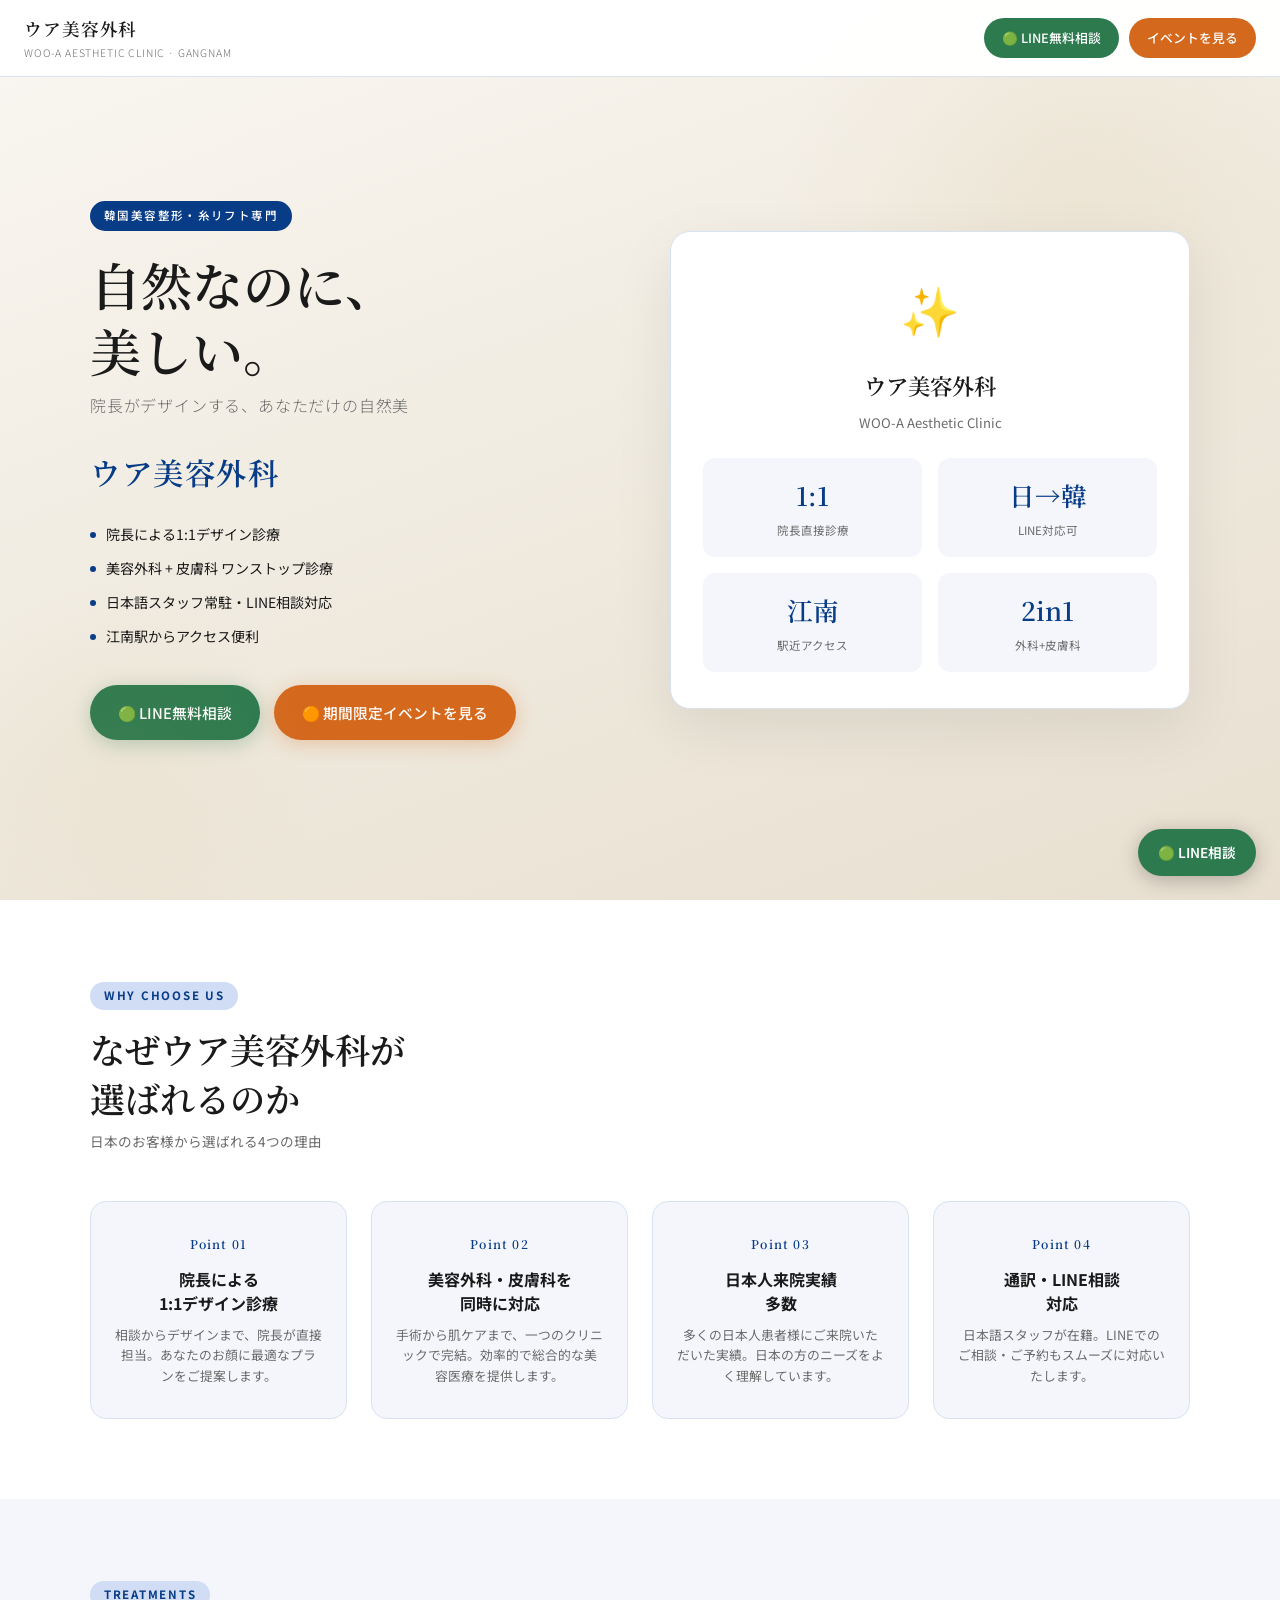
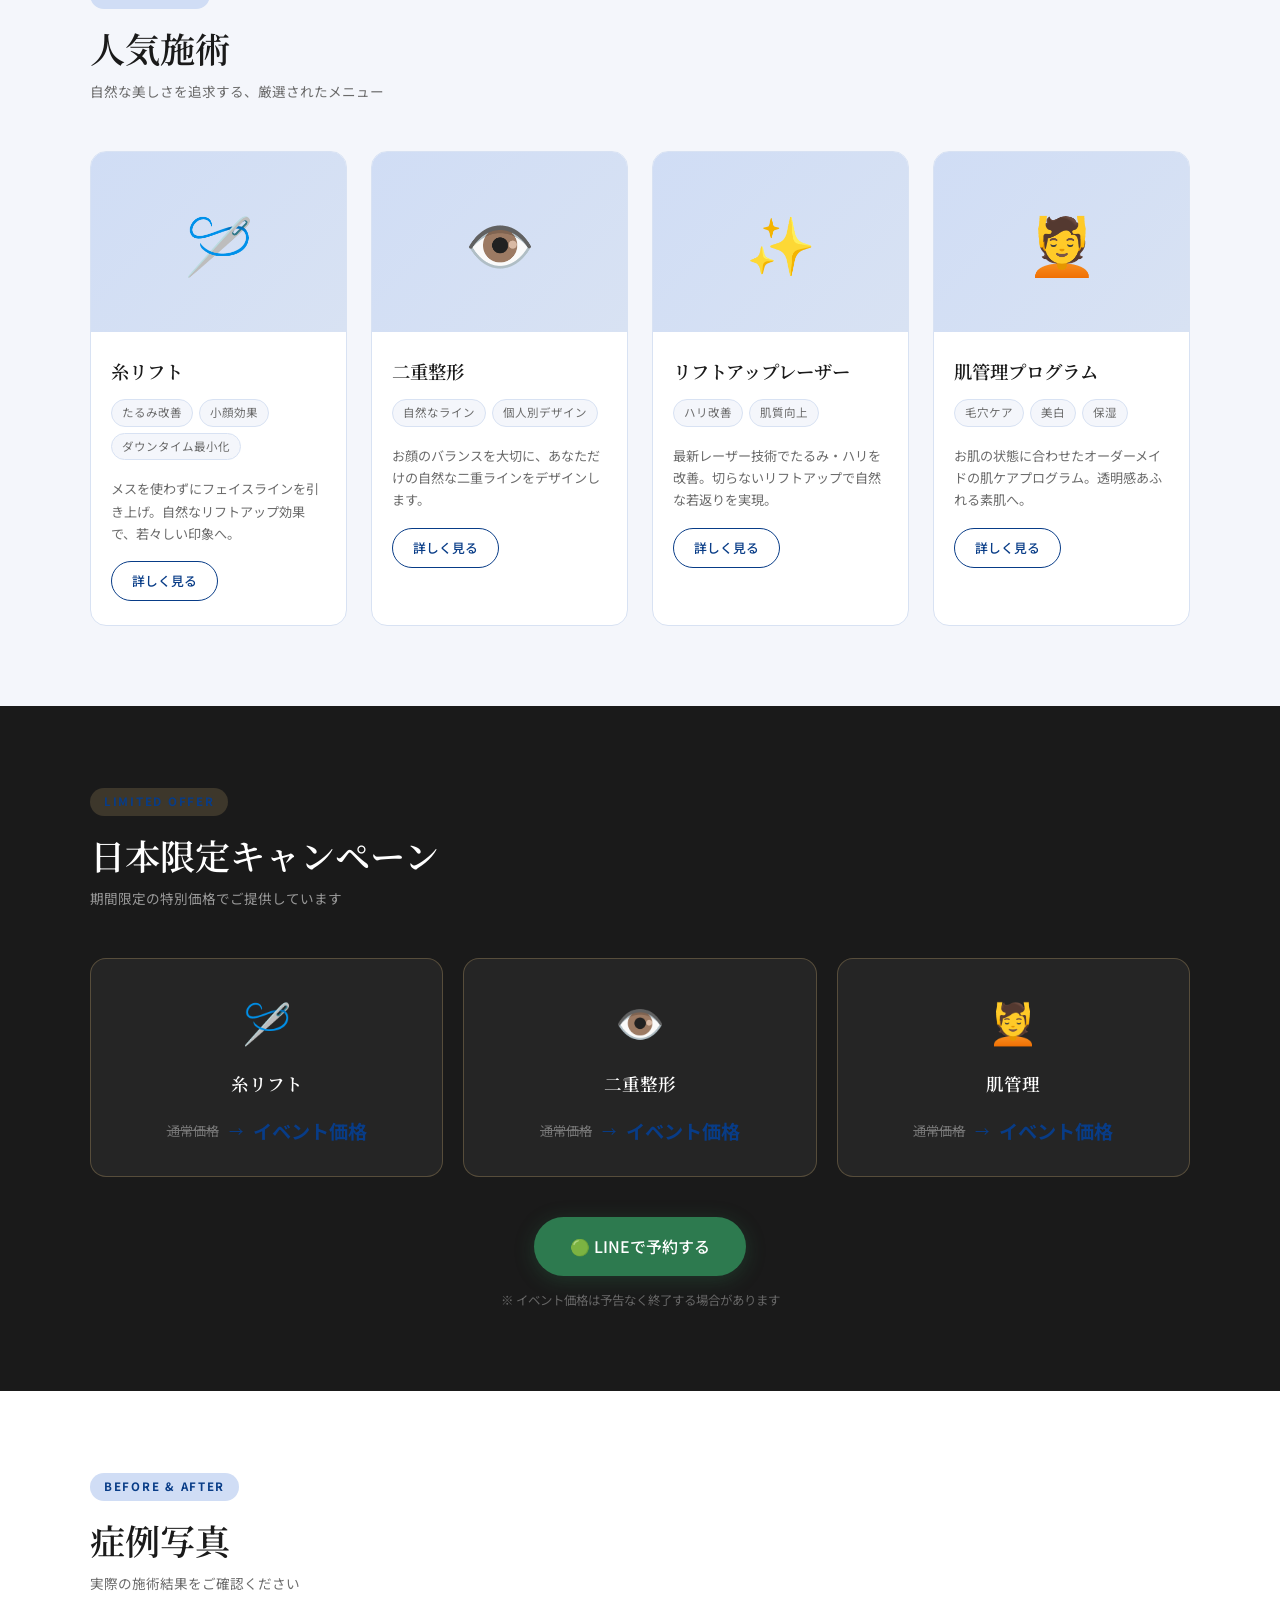
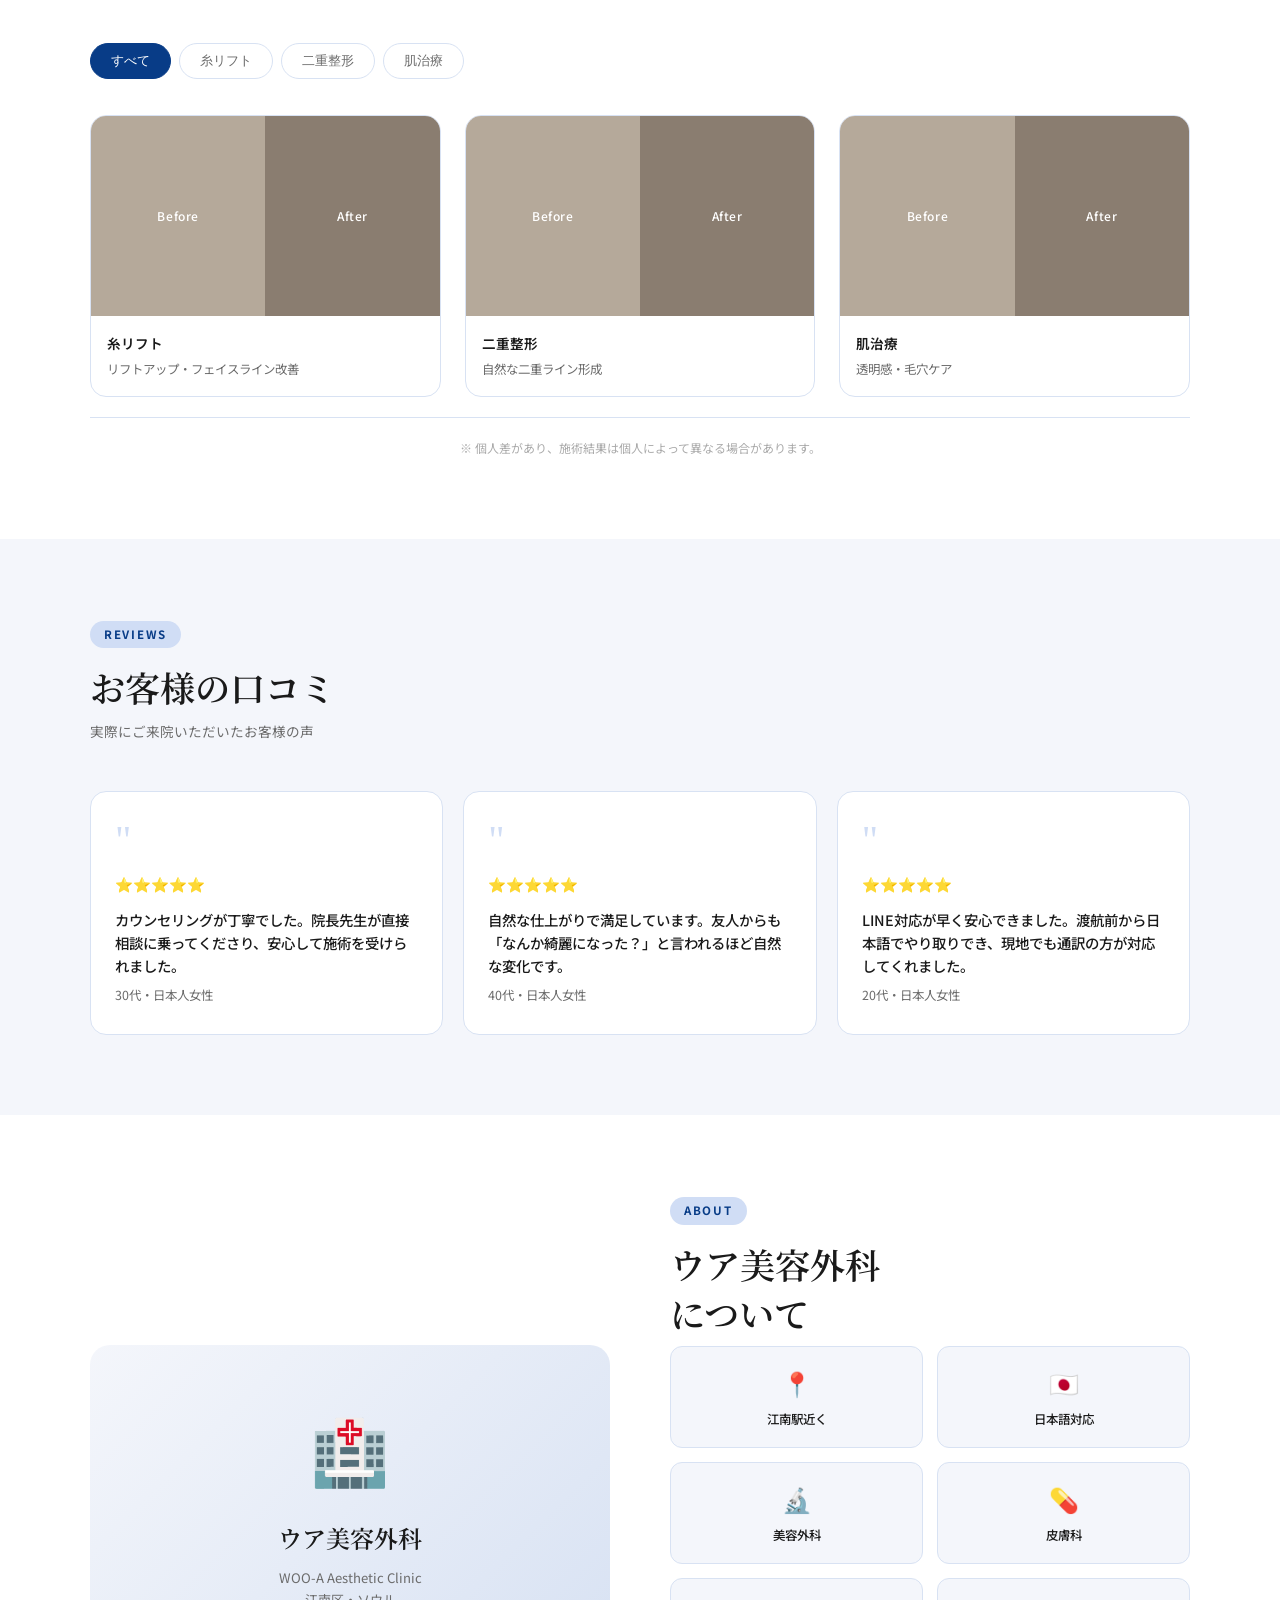
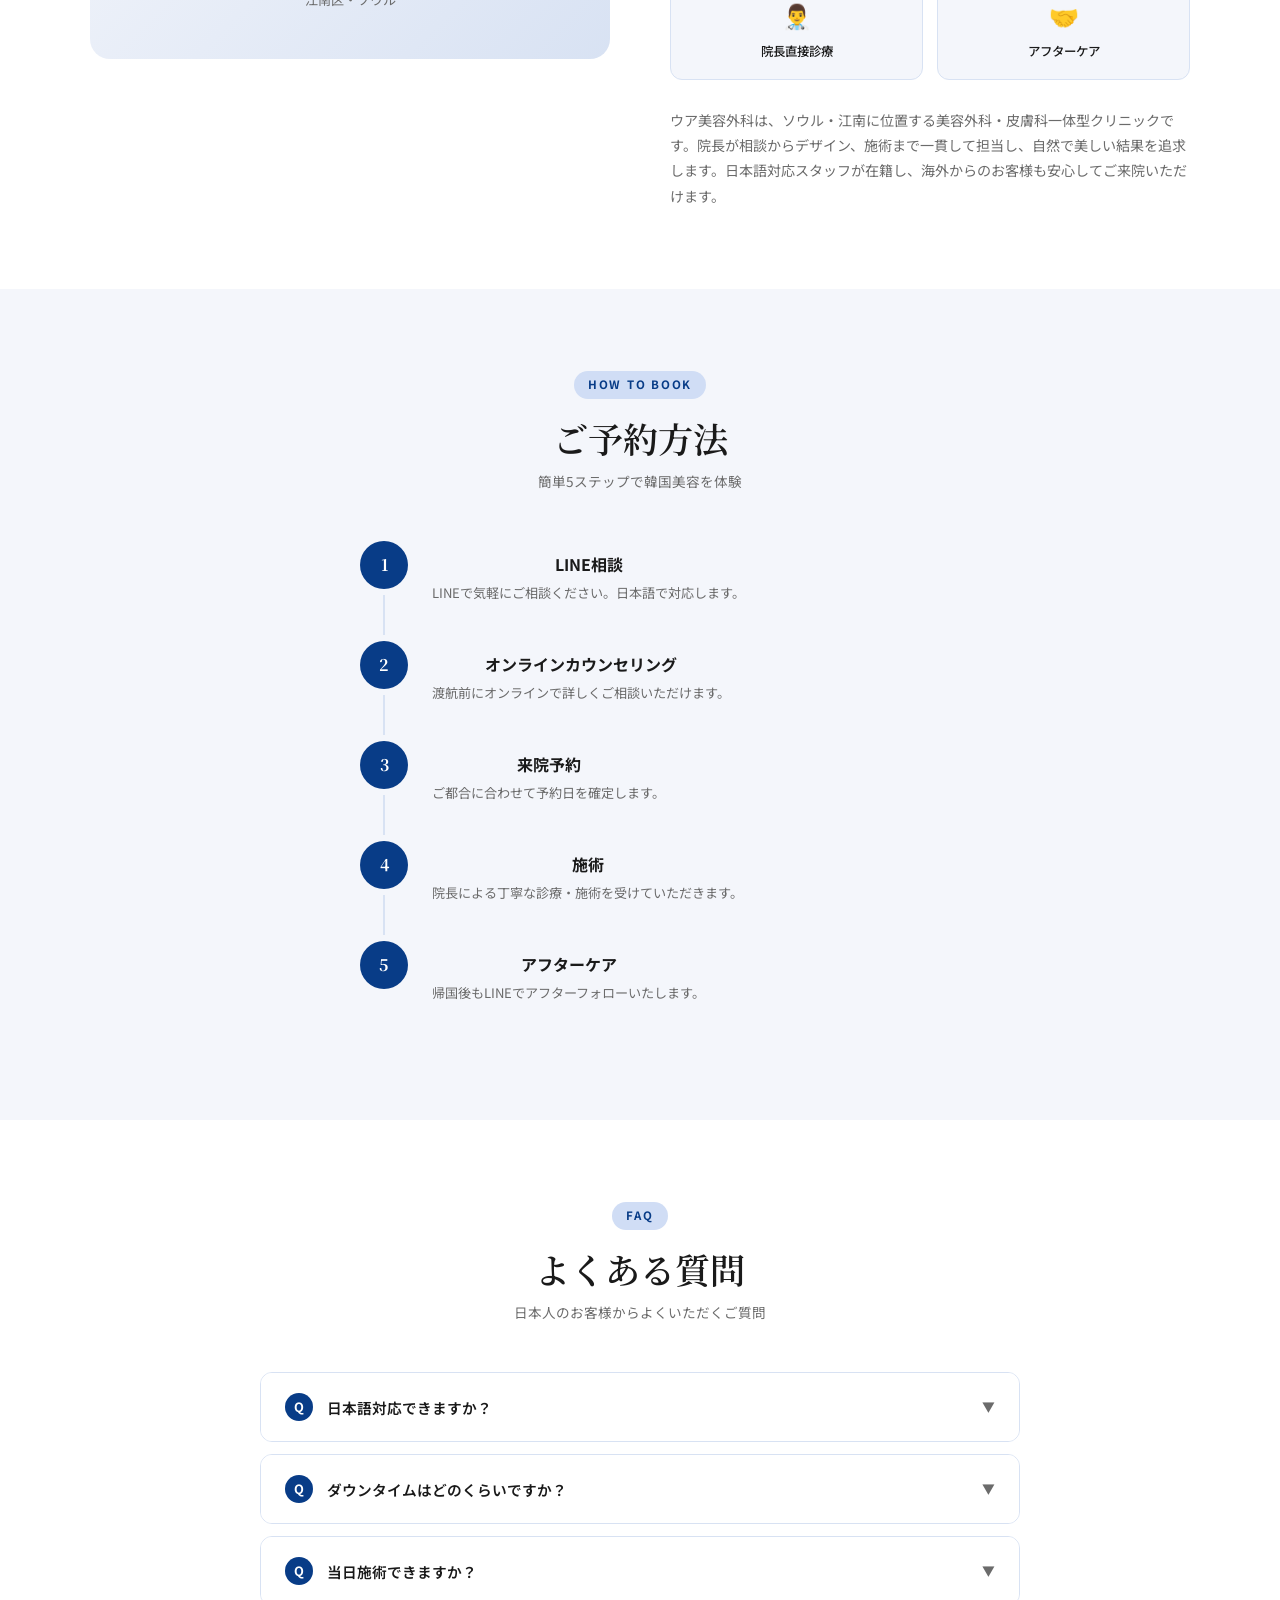
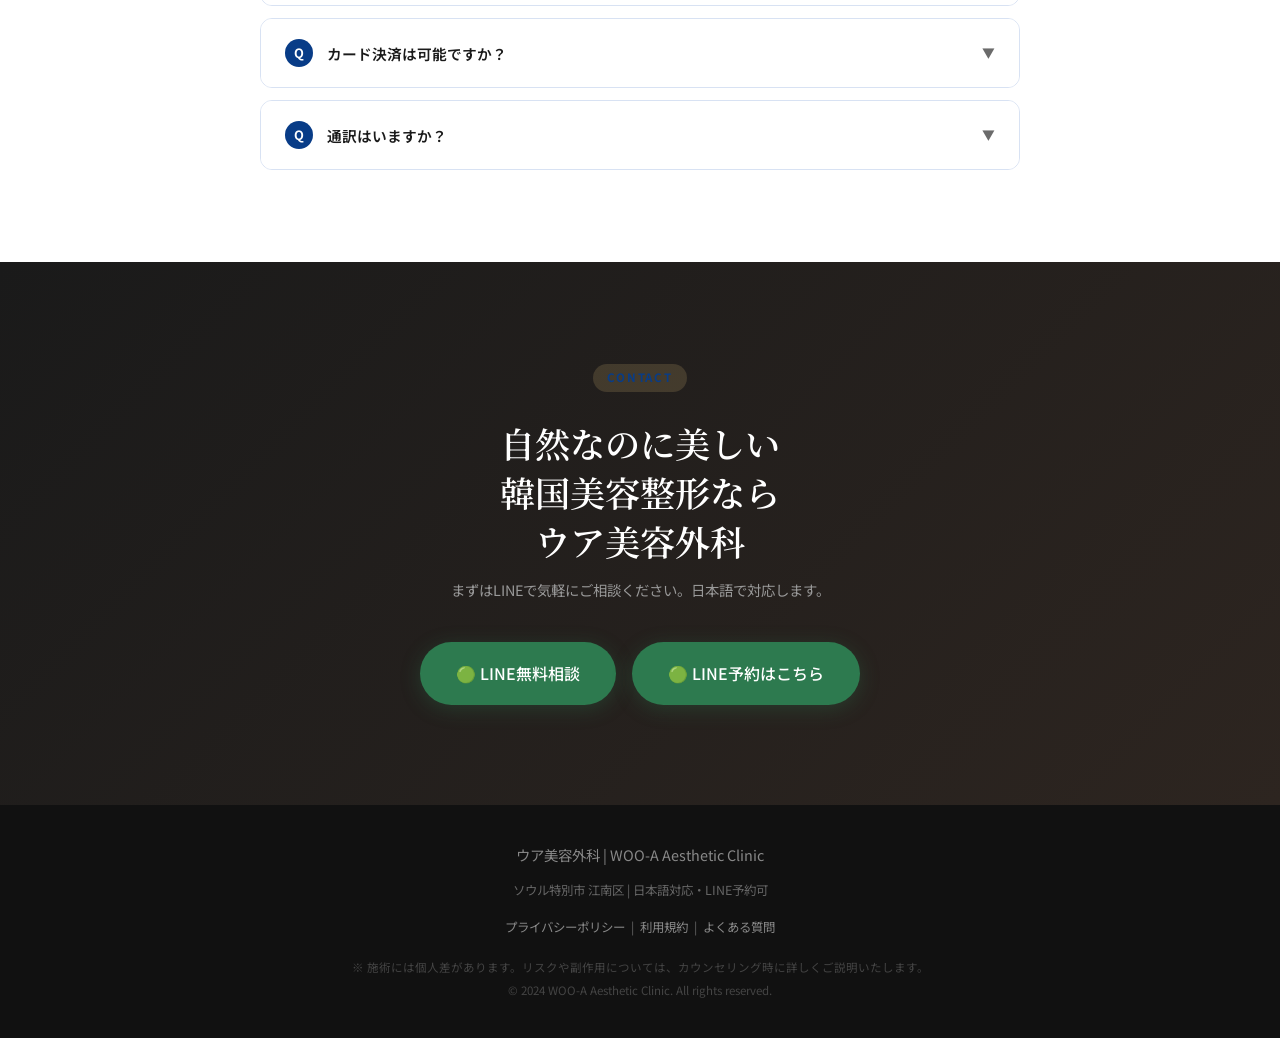
<file: index1.html>
<!DOCTYPE html>
<html lang="ja">
<head>
  <meta charset="UTF-8" />
  <meta name="viewport" content="width=device-width, initial-scale=1.0" />
  <title>ウア美容外科｜韓国美容整形・糸リフト専門｜江南</title>
  <meta name="description" content="韓国整形をお探しなら、自然なデザインを追求するウア美容外科へ。糸リフト・二重整形・肌管理。院長による1:1デザイン診療。日本語対応・LINE予約可。" />
  <meta name="keywords" content="韓国整形, 韓国美容外科, 韓国糸リフト, 韓国整形おすすめ, 韓国二重整形, 江南美容外科" />
  <link rel="preconnect" href="https://fonts.googleapis.com" />
  <link rel="preconnect" href="https://fonts.gstatic.com" crossorigin />
  <link href="https://fonts.googleapis.com/css2?family=Noto+Sans+JP:wght@300;400;500;700&family=Noto+Serif+JP:wght@300;400;600&display=swap" rel="stylesheet" />
  <style>
    *, *::before, *::after { box-sizing: border-box; margin: 0; padding: 0; }

    :root {
      --gold: #083C87;
      --gold-light: #d0ddf5;
      --dark: #1a1a1a;
      --gray: #6b6b6b;
      --light-gray: #f4f6fb;
      --white: #ffffff;
      --green: #2D7A4F;
      --green-light: #3a9962;
      --orange: #D4691E;
      --orange-light: #e8782a;
      --border: #d8e2f3;
    }

    html { scroll-behavior: smooth; }

    body {
      font-family: 'Noto Sans JP', sans-serif;
      color: var(--dark);
      background: var(--white);
      line-height: 1.7;
      overflow-x: hidden;
    }

    /* ── HEADER ── */
    header {
      position: fixed;
      top: 0; left: 0; right: 0;
      z-index: 100;
      background: rgba(255,255,255,0.96);
      backdrop-filter: blur(8px);
      border-bottom: 1px solid var(--border);
      padding: 14px 24px;
      display: flex;
      align-items: center;
      justify-content: space-between;
    }

    .header-logo {
      font-family: 'Noto Serif JP', serif;
      font-size: 1.1rem;
      font-weight: 600;
      color: var(--dark);
      letter-spacing: 0.05em;
    }

    .header-logo span {
      display: block;
      font-size: 0.65rem;
      font-weight: 300;
      color: var(--gray);
      font-family: 'Noto Sans JP', sans-serif;
      letter-spacing: 0.08em;
    }

    .header-cta {
      display: flex;
      gap: 10px;
      align-items: center;
    }

    .btn-line {
      background: var(--green);
      color: var(--white);
      border: none;
      padding: 9px 18px;
      border-radius: 50px;
      font-size: 0.8rem;
      font-weight: 500;
      cursor: pointer;
      text-decoration: none;
      transition: background 0.2s;
      white-space: nowrap;
    }

    .btn-line:hover { background: var(--green-light); }

    /* ── HERO ── */
    .hero {
      min-height: 100vh;
      background: linear-gradient(160deg, #faf7f2 0%, #f0ebe0 50%, #e8dfd0 100%);
      display: flex;
      align-items: center;
      padding: 100px 24px 60px;
      position: relative;
      overflow: hidden;
    }

    .hero::before {
      content: '';
      position: absolute;
      top: -100px; right: -100px;
      width: 600px; height: 600px;
      background: radial-gradient(circle, rgba(201,169,110,0.12) 0%, transparent 70%);
      pointer-events: none;
    }

    .hero::after {
      content: '';
      position: absolute;
      bottom: -80px; left: -80px;
      width: 400px; height: 400px;
      background: radial-gradient(circle, rgba(201,169,110,0.08) 0%, transparent 70%);
      pointer-events: none;
    }

    .hero-inner {
      max-width: 1100px;
      margin: 0 auto;
      width: 100%;
      display: grid;
      grid-template-columns: 1fr 1fr;
      gap: 60px;
      align-items: center;
    }


    .hero-tag {
      display: inline-block;
      background: var(--gold);
      color: var(--white);
      font-size: 0.72rem;
      font-weight: 500;
      letter-spacing: 0.12em;
      padding: 5px 14px;
      border-radius: 50px;
      margin-bottom: 20px;
    }

    .hero-catchcopy {
      font-family: 'Noto Serif JP', serif;
      font-size: clamp(2rem, 4vw, 3.2rem);
      font-weight: 600;
      line-height: 1.3;
      color: var(--dark);
      margin-bottom: 8px;
    }

    .hero-catchcopy-sub {
      font-size: clamp(0.85rem, 1.5vw, 1rem);
      color: var(--gray);
      font-weight: 300;
      margin-bottom: 28px;
      letter-spacing: 0.05em;
    }

    .hero-clinic-name {
      font-family: 'Noto Serif JP', serif;
      font-size: clamp(1.3rem, 2.5vw, 1.9rem);
      font-weight: 600;
      color: var(--gold);
      margin-bottom: 24px;
      letter-spacing: 0.05em;
    }

    .hero-points {
      display: flex;
      flex-direction: column;
      gap: 10px;
      margin-bottom: 36px;
    }

    .hero-point {
      display: flex;
      align-items: center;
      gap: 10px;
      font-size: 0.88rem;
      color: var(--dark);
    }

    .hero-point::before {
      content: '';
      width: 6px; height: 6px;
      background: var(--gold);
      border-radius: 50%;
      flex-shrink: 0;
    }

    .hero-btns {
      display: flex;
      flex-wrap: wrap;
      gap: 14px;
    }

    .btn-primary {
      display: inline-flex;
      align-items: center;
      gap: 8px;
      background: var(--green);
      color: var(--white);
      border: none;
      padding: 15px 28px;
      border-radius: 50px;
      font-size: 0.92rem;
      font-weight: 500;
      cursor: pointer;
      text-decoration: none;
      transition: background 0.2s, transform 0.15s;
      box-shadow: 0 4px 20px rgba(45,122,79,0.3);
    }

    .btn-primary:hover { background: var(--green-light); transform: translateY(-1px); }

    .btn-secondary {
      display: inline-flex;
      align-items: center;
      gap: 8px;
      background: var(--orange);
      color: var(--white);
      border: none;
      padding: 15px 28px;
      border-radius: 50px;
      font-size: 0.92rem;
      font-weight: 500;
      cursor: pointer;
      text-decoration: none;
      transition: background 0.2s, transform 0.15s;
      box-shadow: 0 4px 20px rgba(212,105,30,0.3);
    }

    .btn-secondary:hover { background: var(--orange-light); transform: translateY(-1px); }

    .hero-visual {
      position: relative;
    }

    .hero-card {
      background: var(--white);
      border-radius: 20px;
      padding: 36px 32px;
      box-shadow: 0 20px 60px rgba(0,0,0,0.08);
      border: 1px solid var(--border);
      text-align: center;
    }

    .hero-card-icon {
      font-size: 3rem;
      margin-bottom: 16px;
    }

    .hero-card-title {
      font-family: 'Noto Serif JP', serif;
      font-size: 1.4rem;
      font-weight: 600;
      color: var(--dark);
      margin-bottom: 8px;
    }

    .hero-card-subtitle {
      font-size: 0.82rem;
      color: var(--gray);
      margin-bottom: 24px;
    }

    .hero-card-stats {
      display: grid;
      grid-template-columns: 1fr 1fr;
      gap: 16px;
    }

    .stat-item {
      background: var(--light-gray);
      border-radius: 12px;
      padding: 16px 12px;
    }

    .stat-num {
      font-family: 'Noto Serif JP', serif;
      font-size: 1.6rem;
      font-weight: 600;
      color: var(--gold);
    }

    .stat-label {
      font-size: 0.72rem;
      color: var(--gray);
      margin-top: 4px;
    }

    /* ── SECTION COMMON ── */
    section { padding: 80px 24px; }

    .section-inner { max-width: 1100px; margin: 0 auto; }

    .section-tag {
      display: inline-block;
      background: var(--gold-light);
      color: var(--gold);
      font-size: 0.72rem;
      font-weight: 700;
      letter-spacing: 0.15em;
      padding: 4px 14px;
      border-radius: 50px;
      margin-bottom: 14px;
      text-transform: uppercase;
    }

    .section-title {
      font-family: 'Noto Serif JP', serif;
      font-size: clamp(1.5rem, 3vw, 2.2rem);
      font-weight: 600;
      color: var(--dark);
      margin-bottom: 8px;
      line-height: 1.4;
    }

    .section-sub {
      font-size: 0.85rem;
      color: var(--gray);
      margin-bottom: 48px;
    }

    /* ── TRUST ── */
    .trust { background: var(--white); }

    .trust-grid {
      display: grid;
      grid-template-columns: repeat(auto-fit, minmax(220px, 1fr));
      gap: 24px;
    }

    .trust-card {
      background: var(--light-gray);
      border-radius: 16px;
      padding: 32px 24px;
      text-align: center;
      border: 1px solid var(--border);
      transition: transform 0.2s, box-shadow 0.2s;
    }

    .trust-card:hover {
      transform: translateY(-4px);
      box-shadow: 0 12px 40px rgba(0,0,0,0.08);
    }

    .trust-num {
      font-family: 'Noto Serif JP', serif;
      font-size: 0.75rem;
      color: var(--gold);
      font-weight: 600;
      letter-spacing: 0.1em;
      margin-bottom: 12px;
    }

    .trust-card-title {
      font-size: 1rem;
      font-weight: 700;
      color: var(--dark);
      margin-bottom: 10px;
      line-height: 1.5;
    }

    .trust-card-text {
      font-size: 0.8rem;
      color: var(--gray);
      line-height: 1.6;
    }

    /* ── TREATMENTS ── */
    .treatments { background: var(--light-gray); }

    .treatments-grid {
      display: grid;
      grid-template-columns: repeat(auto-fit, minmax(240px, 1fr));
      gap: 24px;
    }

    .treatment-card {
      background: var(--white);
      border-radius: 16px;
      overflow: hidden;
      border: 1px solid var(--border);
      transition: transform 0.2s, box-shadow 0.2s;
    }

    .treatment-card:hover {
      transform: translateY(-4px);
      box-shadow: 0 16px 48px rgba(0,0,0,0.1);
    }

    .treatment-img {
      height: 180px;
      background: linear-gradient(135deg, var(--gold-light) 0%, var(--border) 100%);
      display: flex;
      align-items: center;
      justify-content: center;
      font-size: 3.5rem;
    }

    .treatment-body { padding: 24px 20px; }

    .treatment-title {
      font-family: 'Noto Serif JP', serif;
      font-size: 1.15rem;
      font-weight: 600;
      color: var(--dark);
      margin-bottom: 12px;
    }

    .treatment-tags {
      display: flex;
      flex-wrap: wrap;
      gap: 6px;
      margin-bottom: 18px;
    }

    .treatment-tag {
      background: var(--light-gray);
      color: var(--gray);
      font-size: 0.72rem;
      padding: 3px 10px;
      border-radius: 50px;
      border: 1px solid var(--border);
    }

    .btn-outline {
      display: inline-block;
      border: 1.5px solid var(--gold);
      color: var(--gold);
      padding: 8px 20px;
      border-radius: 50px;
      font-size: 0.8rem;
      font-weight: 500;
      text-decoration: none;
      transition: background 0.2s, color 0.2s;
      cursor: pointer;
    }

    .btn-outline:hover { background: var(--gold); color: var(--white); }

    /* ── EVENTS ── */
    .events { background: var(--dark); }

    .events .section-title { color: var(--white); }
    .events .section-sub { color: #999; }
    .events .section-tag { background: rgba(201,169,110,0.2); }

    .events-grid {
      display: grid;
      grid-template-columns: repeat(auto-fit, minmax(260px, 1fr));
      gap: 20px;
      margin-bottom: 40px;
    }

    .event-card {
      background: rgba(255,255,255,0.05);
      border: 1px solid rgba(201,169,110,0.3);
      border-radius: 16px;
      padding: 28px 24px;
      text-align: center;
    }

    .event-icon { font-size: 2.5rem; margin-bottom: 14px; }

    .event-title {
      font-family: 'Noto Serif JP', serif;
      font-size: 1.1rem;
      font-weight: 600;
      color: var(--white);
      margin-bottom: 16px;
    }

    .event-price {
      display: flex;
      align-items: center;
      justify-content: center;
      gap: 10px;
    }

    .price-before {
      font-size: 0.82rem;
      color: #777;
      text-decoration: line-through;
    }

    .price-arrow { color: var(--gold); font-size: 0.9rem; }

    .price-after {
      font-size: 1.2rem;
      font-weight: 700;
      color: var(--gold);
    }

    .events-cta { text-align: center; }

    /* ── BEFORE AFTER ── */
    .before-after { background: var(--white); }

    .ba-tabs {
      display: flex;
      gap: 8px;
      margin-bottom: 36px;
      flex-wrap: wrap;
    }

    .ba-tab {
      padding: 8px 20px;
      border-radius: 50px;
      border: 1.5px solid var(--border);
      font-size: 0.82rem;
      cursor: pointer;
      transition: all 0.2s;
      background: var(--white);
      color: var(--gray);
    }

    .ba-tab.active {
      background: var(--gold);
      border-color: var(--gold);
      color: var(--white);
    }

    .ba-grid {
      display: grid;
      grid-template-columns: repeat(auto-fill, minmax(300px, 1fr));
      gap: 24px;
      margin-bottom: 20px;
    }

    .ba-card {
      border-radius: 16px;
      overflow: hidden;
      border: 1px solid var(--border);
    }

    .ba-images {
      display: grid;
      grid-template-columns: 1fr 1fr;
    }

    .ba-img {
      height: 200px;
      display: flex;
      align-items: center;
      justify-content: center;
      font-size: 0.75rem;
      font-weight: 500;
      color: var(--white);
      letter-spacing: 0.05em;
    }

    .ba-before { background: #b5a99a; }
    .ba-after { background: #8a7d70; }

    .ba-info { padding: 16px; }

    .ba-label {
      font-size: 0.85rem;
      font-weight: 600;
      color: var(--dark);
      margin-bottom: 4px;
    }

    .ba-desc { font-size: 0.78rem; color: var(--gray); }

    .ba-notice {
      font-size: 0.75rem;
      color: #aaa;
      text-align: center;
      border-top: 1px solid var(--border);
      padding-top: 20px;
    }

    /* ── REVIEWS ── */
    .reviews { background: var(--light-gray); }

    .reviews-grid {
      display: grid;
      grid-template-columns: repeat(auto-fit, minmax(260px, 1fr));
      gap: 20px;
    }

    .review-card {
      background: var(--white);
      border-radius: 16px;
      padding: 28px 24px;
      border: 1px solid var(--border);
      position: relative;
    }

    .review-quote {
      font-size: 2.5rem;
      color: var(--gold-light);
      font-family: Georgia, serif;
      line-height: 1;
      margin-bottom: 12px;
    }

    .review-stars { font-size: 0.9rem; margin-bottom: 12px; color: #f0b429; }

    .review-text {
      font-size: 0.9rem;
      color: var(--dark);
      font-weight: 500;
      margin-bottom: 8px;
      line-height: 1.6;
    }

    .review-name { font-size: 0.78rem; color: var(--gray); }

    /* ── ABOUT ── */
    .about { background: var(--white); }

    .about-inner {
      display: grid;
      grid-template-columns: 1fr 1fr;
      gap: 60px;
      align-items: center;
    }

    .about-visual {
      background: linear-gradient(135deg, var(--light-gray) 0%, var(--border) 100%);
      border-radius: 20px;
      padding: 48px 32px;
      text-align: center;
    }

    .about-icon { font-size: 4rem; margin-bottom: 16px; }

    .about-clinic-name {
      font-family: 'Noto Serif JP', serif;
      font-size: 1.5rem;
      font-weight: 600;
      color: var(--dark);
      margin-bottom: 8px;
    }

    .about-clinic-sub { font-size: 0.82rem; color: var(--gray); }


    .about-badges {
      display: grid;
      grid-template-columns: 1fr 1fr;
      gap: 14px;
      margin-bottom: 28px;
    }

    .about-badge {
      background: var(--light-gray);
      border-radius: 12px;
      padding: 16px 14px;
      text-align: center;
      border: 1px solid var(--border);
    }

    .about-badge-icon { font-size: 1.5rem; margin-bottom: 6px; }
    .about-badge-text { font-size: 0.78rem; color: var(--dark); font-weight: 500; }

    .about-text { font-size: 0.88rem; color: var(--gray); line-height: 1.8; }

    /* ── PROCESS ── */
    .process { background: var(--light-gray); }

    .process-steps {
      display: flex;
      flex-direction: column;
      gap: 0;
      max-width: 560px;
      margin: 0 auto;
    }

    .process-step {
      display: flex;
      gap: 24px;
      align-items: flex-start;
      position: relative;
    }

    .process-step-left {
      display: flex;
      flex-direction: column;
      align-items: center;
    }

    .process-num {
      width: 48px; height: 48px;
      background: var(--gold);
      color: var(--white);
      border-radius: 50%;
      display: flex;
      align-items: center;
      justify-content: center;
      font-weight: 700;
      font-size: 1rem;
      flex-shrink: 0;
      font-family: 'Noto Serif JP', serif;
    }

    .process-line {
      width: 2px;
      flex: 1;
      background: var(--border);
      min-height: 40px;
      margin: 6px 0;
    }

    .process-step:last-child .process-line { display: none; }

    .process-body { padding: 10px 0 36px; }

    .process-title {
      font-size: 1rem;
      font-weight: 700;
      color: var(--dark);
      margin-bottom: 4px;
    }

    .process-desc { font-size: 0.82rem; color: var(--gray); }

    /* ── FAQ ── */
    .faq { background: var(--white); }

    .faq-list { max-width: 760px; margin: 0 auto; }

    .faq-item {
      border: 1px solid var(--border);
      border-radius: 12px;
      margin-bottom: 12px;
      overflow: hidden;
    }

    .faq-q {
      padding: 20px 24px;
      display: flex;
      align-items: center;
      gap: 14px;
      cursor: pointer;
      font-size: 0.92rem;
      font-weight: 600;
      color: var(--dark);
      background: var(--white);
      transition: background 0.2s;
    }

    .faq-q:hover { background: var(--light-gray); }

    .faq-q-mark {
      width: 28px; height: 28px;
      background: var(--gold);
      color: var(--white);
      border-radius: 50%;
      display: flex;
      align-items: center;
      justify-content: center;
      font-size: 0.8rem;
      font-weight: 700;
      flex-shrink: 0;
    }

    .faq-arrow {
      margin-left: auto;
      font-size: 0.8rem;
      color: var(--gray);
      transition: transform 0.3s;
    }

    .faq-item.open .faq-arrow { transform: rotate(180deg); }

    .faq-a {
      display: none;
      padding: 0 24px 20px 66px;
      font-size: 0.86rem;
      color: var(--gray);
      line-height: 1.8;
    }

    .faq-item.open .faq-a { display: block; }

    /* ── FINAL CTA ── */
    .final-cta {
      background: linear-gradient(135deg, #1a1a1a 0%, #2d2520 100%);
      text-align: center;
      padding: 100px 24px;
    }

    .final-cta .section-title { color: var(--white); }

    .final-cta-sub {
      font-size: 0.9rem;
      color: #999;
      margin-bottom: 40px;
      margin-top: 12px;
    }

    .final-cta-btns {
      display: flex;
      justify-content: center;
      flex-wrap: wrap;
      gap: 16px;
    }

    /* ── FOOTER ── */
    footer {
      background: #111;
      color: #666;
      text-align: center;
      padding: 36px 24px;
      font-size: 0.78rem;
      line-height: 2;
    }

    footer a { color: #888; text-decoration: none; }
    footer a:hover { color: var(--gold); }

    /* ── FLOATING BTN ── */
    .floating {
      position: fixed;
      bottom: 24px; right: 24px;
      z-index: 200;
      display: flex;
      flex-direction: column;
      gap: 10px;
      align-items: flex-end;
    }

    .floating-btn {
      display: flex;
      align-items: center;
      gap: 8px;
      padding: 12px 20px;
      border-radius: 50px;
      font-size: 0.85rem;
      font-weight: 600;
      text-decoration: none;
      color: var(--white);
      box-shadow: 0 4px 20px rgba(0,0,0,0.25);
      transition: transform 0.2s, box-shadow 0.2s;
      border: none;
      cursor: pointer;
    }

    .floating-btn:hover { transform: translateY(-2px); box-shadow: 0 8px 28px rgba(0,0,0,0.3); }
    .floating-line { background: var(--green); }

    /* ── RESPONSIVE ── */
    @media (max-width: 768px) {
      .hero-inner { grid-template-columns: 1fr; gap: 40px; }
      .hero-visual { display: none; }
      header { padding: 12px 16px; }
      .header-cta .btn-line:last-child { display: none; }
      .about-inner { grid-template-columns: 1fr; }
      section { padding: 60px 20px; }
      .final-cta { padding: 70px 20px; }
      .trust-grid { grid-template-columns: 1fr 1fr; }
      .treatments-grid { grid-template-columns: 1fr 1fr; }
      .events-grid { grid-template-columns: 1fr; }
      .reviews-grid { grid-template-columns: 1fr; }
      .ba-grid { grid-template-columns: 1fr; }
    }

    /* ── 480px 기준 모바일 최적화 ── */
    @media (max-width: 480px) {
      /* 헤더 */
      header { padding: 10px 14px; }
      .header-logo { font-size: 0.95rem; }
      .header-logo span { display: none; }
      .btn-line { padding: 8px 14px; font-size: 0.75rem; }

      /* 히어로 */
      .hero { padding: 88px 16px 50px; }
      .hero-catchcopy { font-size: 1.85rem; }
      .hero-catchcopy-sub { font-size: 0.82rem; }
      .hero-clinic-name { font-size: 1.2rem; }
      .hero-btns { flex-direction: column; gap: 10px; }
      .btn-primary, .btn-secondary {
        justify-content: center;
        width: 100%;
        padding: 14px 20px;
        font-size: 0.88rem;
      }

      /* 섹션 공통 */
      section { padding: 48px 16px; }
      .section-title { font-size: 1.4rem; }
      .section-sub { font-size: 0.8rem; margin-bottom: 28px; }

      /* 신뢰도 */
      .trust-grid { grid-template-columns: 1fr; gap: 14px; }
      .trust-card { padding: 24px 18px; }

      /* 시술 */
      .treatments-grid { grid-template-columns: 1fr; }
      .treatment-img { height: 140px; }
      .treatment-body { padding: 18px 16px; }

      /* 이벤트 */
      .events-grid { grid-template-columns: 1fr; gap: 14px; }
      .event-card { padding: 22px 18px; }

      /* Before & After */
      .ba-tabs { gap: 6px; }
      .ba-tab { padding: 7px 14px; font-size: 0.78rem; }
      .ba-img { height: 150px; }
      .ba-grid { grid-template-columns: 1fr; }

      /* 후기 */
      .reviews-grid { grid-template-columns: 1fr; }
      .review-card { padding: 22px 18px; }

      /* 병원소개 */
      .about-visual { padding: 32px 20px; }
      .about-badges { grid-template-columns: 1fr 1fr; gap: 10px; }
      .about-badge { padding: 12px 10px; }
      .about-badge-icon { font-size: 1.2rem; }
      .about-badge-text { font-size: 0.72rem; }

      /* 프로세스 */
      .process-num { width: 40px; height: 40px; font-size: 0.9rem; }
      .process-title { font-size: 0.92rem; }
      .process-desc { font-size: 0.78rem; }

      /* FAQ */
      .faq-q { padding: 16px 18px; font-size: 0.85rem; }
      .faq-a { padding: 0 18px 16px 56px; font-size: 0.82rem; }

      /* 최종 CTA */
      .final-cta { padding: 60px 16px; }
      .final-cta-btns { flex-direction: column; gap: 12px; align-items: center; }
      .final-cta-btns .btn-primary { width: 100%; max-width: 320px; justify-content: center; }

      /* 플로팅 버튼 */
      .floating { bottom: 16px; right: 16px; }
      .floating-btn { padding: 10px 16px; font-size: 0.8rem; }
    }

    /* Fade-in animation */
    .fade-in {
      opacity: 0;
      transform: translateY(24px);
      transition: opacity 0.6s ease, transform 0.6s ease;
    }
    .fade-in.visible {
      opacity: 1;
      transform: translateY(0);
    }
  </style>
</head>
<body>

<!-- ============================================================
     HEADER
============================================================ -->
<header>
  <div class="header-logo">
    ウア美容外科
    <span>WOO-A AESTHETIC CLINIC · GANGNAM</span>
  </div>
  <div class="header-cta">
    <a href="#line" class="btn-line">🟢 LINE無料相談</a>
    <a href="#events" class="btn-line" style="background:var(--orange)">イベントを見る</a>
  </div>
</header>

<!-- ============================================================
     1. HERO
============================================================ -->
<section class="hero" id="top">
  <div class="hero-inner">
    <div class="hero-text fade-in">
      <span class="hero-tag">韓国美容整形・糸リフト専門</span>
      <h1 class="hero-catchcopy">自然なのに、<br>美しい。</h1>
      <p class="hero-catchcopy-sub">院長がデザインする、あなただけの自然美</p>
      <p class="hero-clinic-name">ウア美容外科</p>
      <ul class="hero-points">
        <li class="hero-point">院長による1:1デザイン診療</li>
        <li class="hero-point">美容外科 + 皮膚科 ワンストップ診療</li>
        <li class="hero-point">日本語スタッフ常駐・LINE相談対応</li>
        <li class="hero-point">江南駅からアクセス便利</li>
      </ul>
      <div class="hero-btns">
        <a href="#line" class="btn-primary" id="line">🟢 LINE無料相談</a>
        <a href="#events" class="btn-secondary">🟠 期間限定イベントを見る</a>
      </div>
    </div>

    <div class="hero-visual fade-in">
      <div class="hero-card">
        <div class="hero-card-icon">✨</div>
        <h2 class="hero-card-title">ウア美容外科</h2>
        <p class="hero-card-subtitle">WOO-A Aesthetic Clinic</p>
        <div class="hero-card-stats">
          <div class="stat-item">
            <div class="stat-num">1:1</div>
            <div class="stat-label">院長直接診療</div>
          </div>
          <div class="stat-item">
            <div class="stat-num">日→韓</div>
            <div class="stat-label">LINE対応可</div>
          </div>
          <div class="stat-item">
            <div class="stat-num">江南</div>
            <div class="stat-label">駅近アクセス</div>
          </div>
          <div class="stat-item">
            <div class="stat-num">2in1</div>
            <div class="stat-label">外科+皮膚科</div>
          </div>
        </div>
      </div>
    </div>
  </div>
</section>

<!-- ============================================================
     2. TRUST
============================================================ -->
<section class="trust" id="trust">
  <div class="section-inner">
    <div class="fade-in">
      <span class="section-tag">Why Choose Us</span>
      <h2 class="section-title">なぜウア美容外科が<br>選ばれるのか</h2>
      <p class="section-sub">日本のお客様から選ばれる4つの理由</p>
    </div>
    <div class="trust-grid">
      <div class="trust-card fade-in">
        <div class="trust-num">Point 01</div>
        <h3 class="trust-card-title">院長による<br>1:1デザイン診療</h3>
        <p class="trust-card-text">相談からデザインまで、院長が直接担当。あなたのお顔に最適なプランをご提案します。</p>
      </div>
      <div class="trust-card fade-in">
        <div class="trust-num">Point 02</div>
        <h3 class="trust-card-title">美容外科・皮膚科を<br>同時に対応</h3>
        <p class="trust-card-text">手術から肌ケアまで、一つのクリニックで完結。効率的で総合的な美容医療を提供します。</p>
      </div>
      <div class="trust-card fade-in">
        <div class="trust-num">Point 03</div>
        <h3 class="trust-card-title">日本人来院実績<br>多数</h3>
        <p class="trust-card-text">多くの日本人患者様にご来院いただいた実績。日本の方のニーズをよく理解しています。</p>
      </div>
      <div class="trust-card fade-in">
        <div class="trust-num">Point 04</div>
        <h3 class="trust-card-title">通訳・LINE相談<br>対応</h3>
        <p class="trust-card-text">日本語スタッフが在籍。LINEでのご相談・ご予約もスムーズに対応いたします。</p>
      </div>
    </div>
  </div>
</section>

<!-- ============================================================
     3. TREATMENTS
============================================================ -->
<section class="treatments" id="treatments">
  <div class="section-inner">
    <div class="fade-in">
      <span class="section-tag">Treatments</span>
      <h2 class="section-title">人気施術</h2>
      <p class="section-sub">自然な美しさを追求する、厳選されたメニュー</p>
    </div>
    <div class="treatments-grid">
      <div class="treatment-card fade-in">
        <div class="treatment-img">🪡</div>
        <div class="treatment-body">
          <h3 class="treatment-title">糸リフト</h3>
          <div class="treatment-tags">
            <span class="treatment-tag">たるみ改善</span>
            <span class="treatment-tag">小顔効果</span>
            <span class="treatment-tag">ダウンタイム最小化</span>
          </div>
          <p style="font-size:0.82rem;color:var(--gray);margin-bottom:16px;line-height:1.7;">メスを使わずにフェイスラインを引き上げ。自然なリフトアップ効果で、若々しい印象へ。</p>
          <a href="#line" class="btn-outline">詳しく見る</a>
        </div>
      </div>
      <div class="treatment-card fade-in">
        <div class="treatment-img">👁️</div>
        <div class="treatment-body">
          <h3 class="treatment-title">二重整形</h3>
          <div class="treatment-tags">
            <span class="treatment-tag">自然なライン</span>
            <span class="treatment-tag">個人別デザイン</span>
          </div>
          <p style="font-size:0.82rem;color:var(--gray);margin-bottom:16px;line-height:1.7;">お顔のバランスを大切に、あなただけの自然な二重ラインをデザインします。</p>
          <a href="#line" class="btn-outline">詳しく見る</a>
        </div>
      </div>
      <div class="treatment-card fade-in">
        <div class="treatment-img">✨</div>
        <div class="treatment-body">
          <h3 class="treatment-title">リフトアップレーザー</h3>
          <div class="treatment-tags">
            <span class="treatment-tag">ハリ改善</span>
            <span class="treatment-tag">肌質向上</span>
          </div>
          <p style="font-size:0.82rem;color:var(--gray);margin-bottom:16px;line-height:1.7;">最新レーザー技術でたるみ・ハリを改善。切らないリフトアップで自然な若返りを実現。</p>
          <a href="#line" class="btn-outline">詳しく見る</a>
        </div>
      </div>
      <div class="treatment-card fade-in">
        <div class="treatment-img">💆</div>
        <div class="treatment-body">
          <h3 class="treatment-title">肌管理プログラム</h3>
          <div class="treatment-tags">
            <span class="treatment-tag">毛穴ケア</span>
            <span class="treatment-tag">美白</span>
            <span class="treatment-tag">保湿</span>
          </div>
          <p style="font-size:0.82rem;color:var(--gray);margin-bottom:16px;line-height:1.7;">お肌の状態に合わせたオーダーメイドの肌ケアプログラム。透明感あふれる素肌へ。</p>
          <a href="#line" class="btn-outline">詳しく見る</a>
        </div>
      </div>
    </div>
  </div>
</section>

<!-- ============================================================
     4. EVENTS
============================================================ -->
<section class="events" id="events">
  <div class="section-inner">
    <div class="fade-in">
      <span class="section-tag" style="background:rgba(201,169,110,0.2);color:var(--gold)">Limited Offer</span>
      <h2 class="section-title">日本限定キャンペーン</h2>
      <p class="section-sub" style="color:#999">期間限定の特別価格でご提供しています</p>
    </div>
    <div class="events-grid">
      <div class="event-card fade-in">
        <div class="event-icon">🪡</div>
        <h3 class="event-title">糸リフト</h3>
        <div class="event-price">
          <span class="price-before">通常価格</span>
          <span class="price-arrow">→</span>
          <span class="price-after">イベント価格</span>
        </div>
      </div>
      <div class="event-card fade-in">
        <div class="event-icon">👁️</div>
        <h3 class="event-title">二重整形</h3>
        <div class="event-price">
          <span class="price-before">通常価格</span>
          <span class="price-arrow">→</span>
          <span class="price-after">イベント価格</span>
        </div>
      </div>
      <div class="event-card fade-in">
        <div class="event-icon">💆</div>
        <h3 class="event-title">肌管理</h3>
        <div class="event-price">
          <span class="price-before">通常価格</span>
          <span class="price-arrow">→</span>
          <span class="price-after">イベント価格</span>
        </div>
      </div>
    </div>
    <div class="events-cta fade-in">
      <a href="#line" class="btn-primary" style="font-size:1rem;padding:16px 36px;">🟢 LINEで予約する</a>
      <p style="color:#666;font-size:0.78rem;margin-top:14px;">※ イベント価格は予告なく終了する場合があります</p>
    </div>
  </div>
</section>

<!-- ============================================================
     5. BEFORE & AFTER
============================================================ -->
<section class="before-after" id="cases">
  <div class="section-inner">
    <div class="fade-in">
      <span class="section-tag">Before & After</span>
      <h2 class="section-title">症例写真</h2>
      <p class="section-sub">実際の施術結果をご確認ください</p>
    </div>
    <div class="ba-tabs fade-in">
      <button class="ba-tab active">すべて</button>
      <button class="ba-tab">糸リフト</button>
      <button class="ba-tab">二重整形</button>
      <button class="ba-tab">肌治療</button>
    </div>
    <div class="ba-grid fade-in">
      <div class="ba-card">
        <div class="ba-images">
          <div class="ba-img ba-before">Before</div>
          <div class="ba-img ba-after">After</div>
        </div>
        <div class="ba-info">
          <div class="ba-label">糸リフト</div>
          <div class="ba-desc">リフトアップ・フェイスライン改善</div>
        </div>
      </div>
      <div class="ba-card">
        <div class="ba-images">
          <div class="ba-img ba-before">Before</div>
          <div class="ba-img ba-after">After</div>
        </div>
        <div class="ba-info">
          <div class="ba-label">二重整形</div>
          <div class="ba-desc">自然な二重ライン形成</div>
        </div>
      </div>
      <div class="ba-card">
        <div class="ba-images">
          <div class="ba-img ba-before">Before</div>
          <div class="ba-img ba-after">After</div>
        </div>
        <div class="ba-info">
          <div class="ba-label">肌治療</div>
          <div class="ba-desc">透明感・毛穴ケア</div>
        </div>
      </div>
    </div>
    <p class="ba-notice fade-in">※ 個人差があり、施術結果は個人によって異なる場合があります。</p>
  </div>
</section>

<!-- ============================================================
     6. REVIEWS
============================================================ -->
<section class="reviews" id="reviews">
  <div class="section-inner">
    <div class="fade-in">
      <span class="section-tag">Reviews</span>
      <h2 class="section-title">お客様の口コミ</h2>
      <p class="section-sub">実際にご来院いただいたお客様の声</p>
    </div>
    <div class="reviews-grid">
      <div class="review-card fade-in">
        <div class="review-quote">"</div>
        <div class="review-stars">⭐⭐⭐⭐⭐</div>
        <p class="review-text">カウンセリングが丁寧でした。院長先生が直接相談に乗ってくださり、安心して施術を受けられました。</p>
        <p class="review-name">30代・日本人女性</p>
      </div>
      <div class="review-card fade-in">
        <div class="review-quote">"</div>
        <div class="review-stars">⭐⭐⭐⭐⭐</div>
        <p class="review-text">自然な仕上がりで満足しています。友人からも「なんか綺麗になった？」と言われるほど自然な変化です。</p>
        <p class="review-name">40代・日本人女性</p>
      </div>
      <div class="review-card fade-in">
        <div class="review-quote">"</div>
        <div class="review-stars">⭐⭐⭐⭐⭐</div>
        <p class="review-text">LINE対応が早く安心できました。渡航前から日本語でやり取りでき、現地でも通訳の方が対応してくれました。</p>
        <p class="review-name">20代・日本人女性</p>
      </div>
    </div>
  </div>
</section>

<!-- ============================================================
     7. ABOUT
============================================================ -->
<section class="about" id="about">
  <div class="section-inner">
    <div class="about-inner">
      <div class="about-visual fade-in">
        <div class="about-icon">🏥</div>
        <h3 class="about-clinic-name">ウア美容外科</h3>
        <p class="about-clinic-sub">WOO-A Aesthetic Clinic<br>江南区・ソウル</p>
      </div>
      <div class="about-info fade-in">
        <span class="section-tag">About</span>
        <h2 class="section-title">ウア美容外科<br>について</h2>
        <div class="about-badges">
          <div class="about-badge">
            <div class="about-badge-icon">📍</div>
            <div class="about-badge-text">江南駅近く</div>
          </div>
          <div class="about-badge">
            <div class="about-badge-icon">🇯🇵</div>
            <div class="about-badge-text">日本語対応</div>
          </div>
          <div class="about-badge">
            <div class="about-badge-icon">🔬</div>
            <div class="about-badge-text">美容外科</div>
          </div>
          <div class="about-badge">
            <div class="about-badge-icon">💊</div>
            <div class="about-badge-text">皮膚科</div>
          </div>
          <div class="about-badge">
            <div class="about-badge-icon">👨‍⚕️</div>
            <div class="about-badge-text">院長直接診療</div>
          </div>
          <div class="about-badge">
            <div class="about-badge-icon">🤝</div>
            <div class="about-badge-text">アフターケア</div>
          </div>
        </div>
        <p class="about-text">ウア美容外科は、ソウル・江南に位置する美容外科・皮膚科一体型クリニックです。院長が相談からデザイン、施術まで一貫して担当し、自然で美しい結果を追求します。日本語対応スタッフが在籍し、海外からのお客様も安心してご来院いただけます。</p>
      </div>
    </div>
  </div>
</section>

<!-- ============================================================
     8. PROCESS
============================================================ -->
<section class="process" id="process">
  <div class="section-inner" style="text-align:center">
    <div class="fade-in">
      <span class="section-tag">How to Book</span>
      <h2 class="section-title">ご予約方法</h2>
      <p class="section-sub">簡単5ステップで韓国美容を体験</p>
    </div>
    <div class="process-steps fade-in">
      <div class="process-step">
        <div class="process-step-left">
          <div class="process-num">1</div>
          <div class="process-line"></div>
        </div>
        <div class="process-body">
          <div class="process-title">LINE相談</div>
          <div class="process-desc">LINEで気軽にご相談ください。日本語で対応します。</div>
        </div>
      </div>
      <div class="process-step">
        <div class="process-step-left">
          <div class="process-num">2</div>
          <div class="process-line"></div>
        </div>
        <div class="process-body">
          <div class="process-title">オンラインカウンセリング</div>
          <div class="process-desc">渡航前にオンラインで詳しくご相談いただけます。</div>
        </div>
      </div>
      <div class="process-step">
        <div class="process-step-left">
          <div class="process-num">3</div>
          <div class="process-line"></div>
        </div>
        <div class="process-body">
          <div class="process-title">来院予約</div>
          <div class="process-desc">ご都合に合わせて予約日を確定します。</div>
        </div>
      </div>
      <div class="process-step">
        <div class="process-step-left">
          <div class="process-num">4</div>
          <div class="process-line"></div>
        </div>
        <div class="process-body">
          <div class="process-title">施術</div>
          <div class="process-desc">院長による丁寧な診療・施術を受けていただきます。</div>
        </div>
      </div>
      <div class="process-step">
        <div class="process-step-left">
          <div class="process-num">5</div>
          <div class="process-line"></div>
        </div>
        <div class="process-body">
          <div class="process-title">アフターケア</div>
          <div class="process-desc">帰国後もLINEでアフターフォローいたします。</div>
        </div>
      </div>
    </div>
  </div>
</section>

<!-- ============================================================
     9. FAQ
============================================================ -->
<section class="faq" id="faq">
  <div class="section-inner">
    <div class="fade-in" style="text-align:center">
      <span class="section-tag">FAQ</span>
      <h2 class="section-title">よくある質問</h2>
      <p class="section-sub">日本人のお客様からよくいただくご質問</p>
    </div>
    <div class="faq-list fade-in">
      <div class="faq-item">
        <div class="faq-q" onclick="toggleFaq(this)">
          <span class="faq-q-mark">Q</span>
          日本語対応できますか？
          <span class="faq-arrow">▼</span>
        </div>
        <div class="faq-a">専任の日本語対応スタッフが対応いたします。LINEでの事前相談も日本語で承ります。</div>
      </div>
      <div class="faq-item">
        <div class="faq-q" onclick="toggleFaq(this)">
          <span class="faq-q-mark">Q</span>
          ダウンタイムはどのくらいですか？
          <span class="faq-arrow">▼</span>
        </div>
        <div class="faq-a">施術内容によって異なります。糸リフトは数日〜1週間程度、二重整形は1〜2週間程度が目安です。詳細はカウンセリング時にご説明します。</div>
      </div>
      <div class="faq-item">
        <div class="faq-q" onclick="toggleFaq(this)">
          <span class="faq-q-mark">Q</span>
          当日施術できますか？
          <span class="faq-arrow">▼</span>
        </div>
        <div class="faq-a">事前予約が必要です。渡航前にLINEでご連絡いただければ、スムーズにご対応できます。</div>
      </div>
      <div class="faq-item">
        <div class="faq-q" onclick="toggleFaq(this)">
          <span class="faq-q-mark">Q</span>
          カード決済は可能ですか？
          <span class="faq-arrow">▼</span>
        </div>
        <div class="faq-a">はい、クレジットカードでのお支払いが可能です。詳しくはお問い合わせください。</div>
      </div>
      <div class="faq-item">
        <div class="faq-q" onclick="toggleFaq(this)">
          <span class="faq-q-mark">Q</span>
          通訳はいますか？
          <span class="faq-arrow">▼</span>
        </div>
        <div class="faq-a">日本語サポートスタッフが在籍しております。安心してご来院ください。</div>
      </div>
    </div>
  </div>
</section>

<!-- ============================================================
     10. FINAL CTA
============================================================ -->
<section class="final-cta" id="contact">
  <div class="fade-in">
    <span class="section-tag" style="background:rgba(201,169,110,0.2);color:var(--gold)">Contact</span>
    <h2 class="section-title" style="color:var(--white);margin-top:12px;">自然なのに美しい<br>韓国美容整形なら<br>ウア美容外科</h2>
    <p class="final-cta-sub">まずはLINEで気軽にご相談ください。日本語で対応します。</p>
    <div class="final-cta-btns">
      <a href="#" class="btn-primary" style="font-size:1rem;padding:18px 36px;">🟢 LINE無料相談</a>
      <a href="#" class="btn-primary" style="font-size:1rem;padding:18px 36px;">🟢 LINE予約はこちら</a>
    </div>
  </div>
</section>

<!-- ============================================================
     FOOTER
============================================================ -->
<footer>
  <p style="color:#888;margin-bottom:8px;font-size:0.9rem;">ウア美容外科 | WOO-A Aesthetic Clinic</p>
  <p>ソウル特別市 江南区 | 日本語対応・LINE予約可</p>
  <p style="margin-top:12px;">
    <a href="#">プライバシーポリシー</a> &nbsp;|&nbsp;
    <a href="#">利用規約</a> &nbsp;|&nbsp;
    <a href="#faq">よくある質問</a>
  </p>
  <p style="margin-top:16px;font-size:0.72rem;color:#444;">
    ※ 施術には個人差があります。リスクや副作用については、カウンセリング時に詳しくご説明いたします。<br>
    © 2024 WOO-A Aesthetic Clinic. All rights reserved.
  </p>
</footer>

<!-- ============================================================
     FLOATING CTA
============================================================ -->
<div class="floating">
  <a href="#" class="floating-btn floating-line">🟢 LINE相談</a>
</div>

<!-- ============================================================
     JS
============================================================ -->
<script>
  // FAQ toggle
  function toggleFaq(el) {
    const item = el.parentElement;
    item.classList.toggle('open');
  }

  // Scroll fade-in
  const fadeEls = document.querySelectorAll('.fade-in');
  const observer = new IntersectionObserver((entries) => {
    entries.forEach(e => {
      if (e.isIntersecting) {
        e.target.classList.add('visible');
        observer.unobserve(e.target);
      }
    });
  }, { threshold: 0.12 });
  fadeEls.forEach(el => observer.observe(el));

  // BA tabs (simple filter UI)
  const tabs = document.querySelectorAll('.ba-tab');
  tabs.forEach(tab => {
    tab.addEventListener('click', () => {
      tabs.forEach(t => t.classList.remove('active'));
      tab.classList.add('active');
    });
  });
</script>
</body>
</html>
</file>
